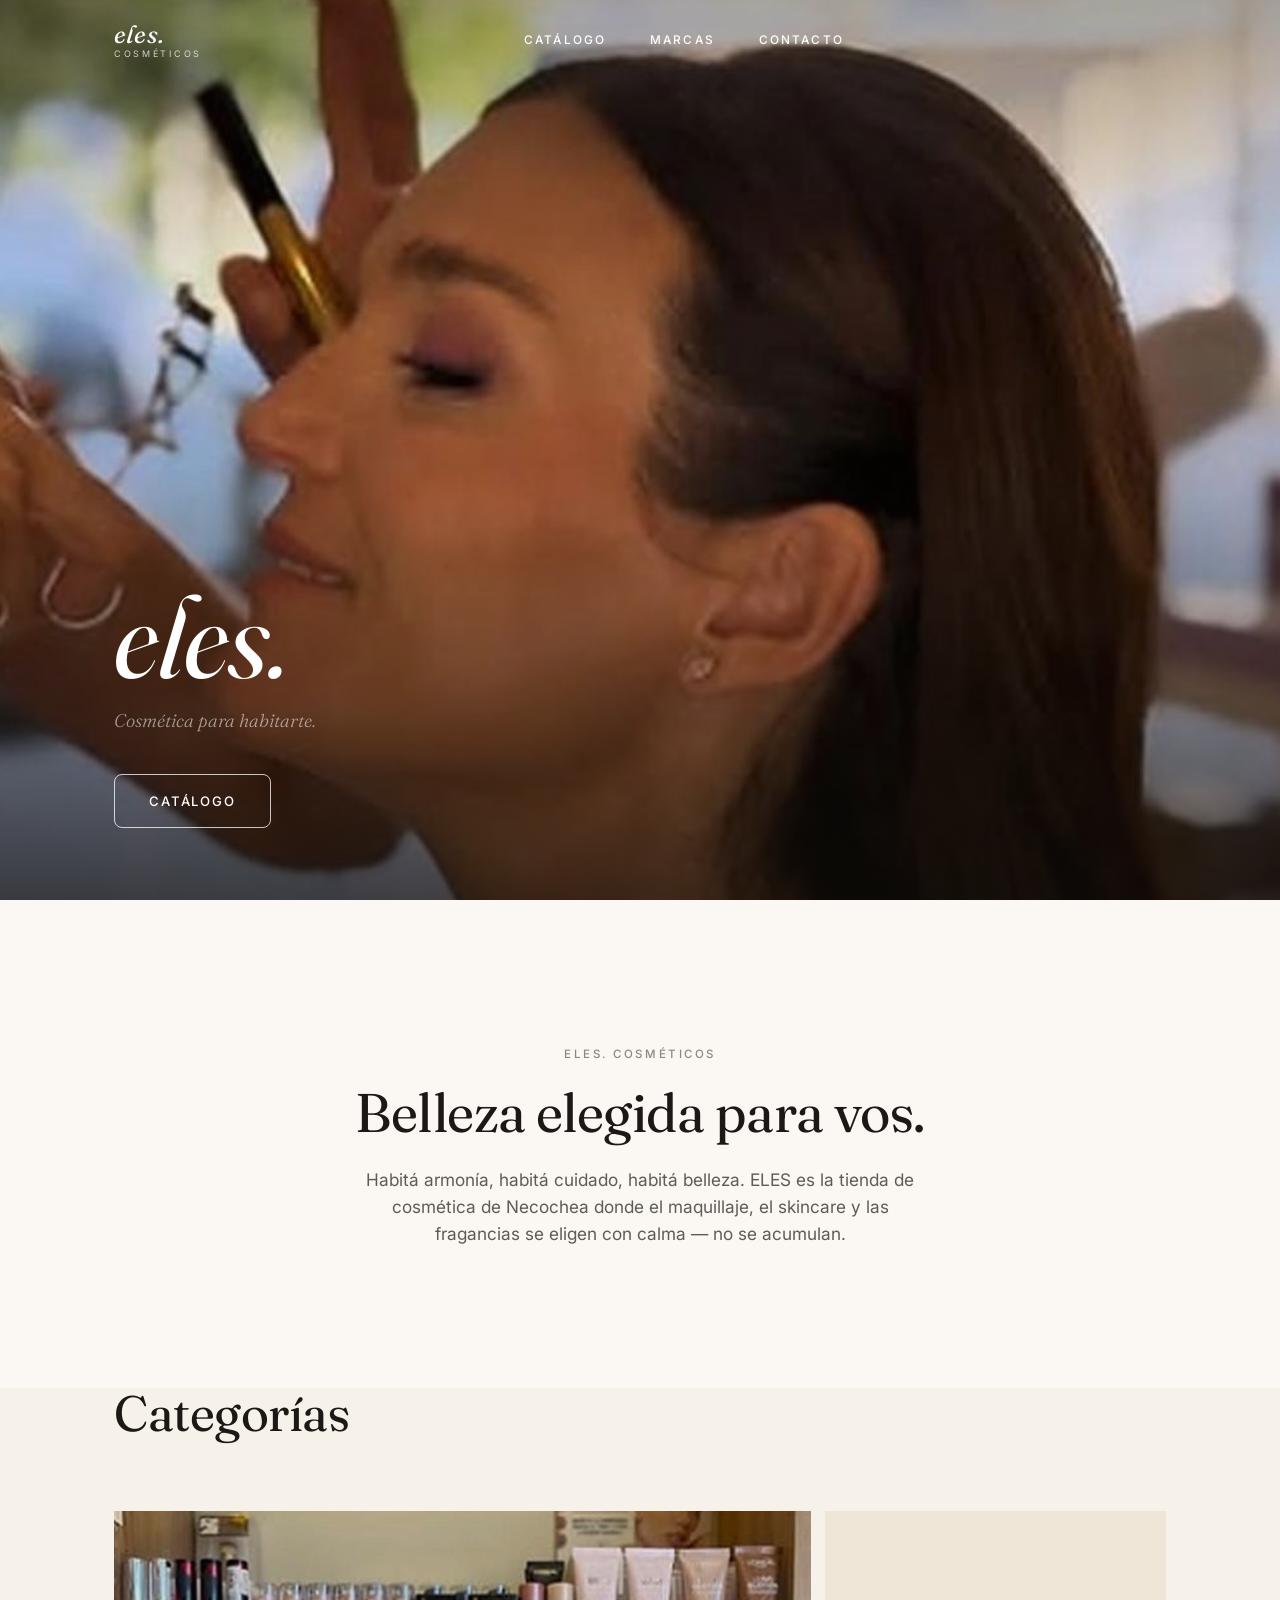
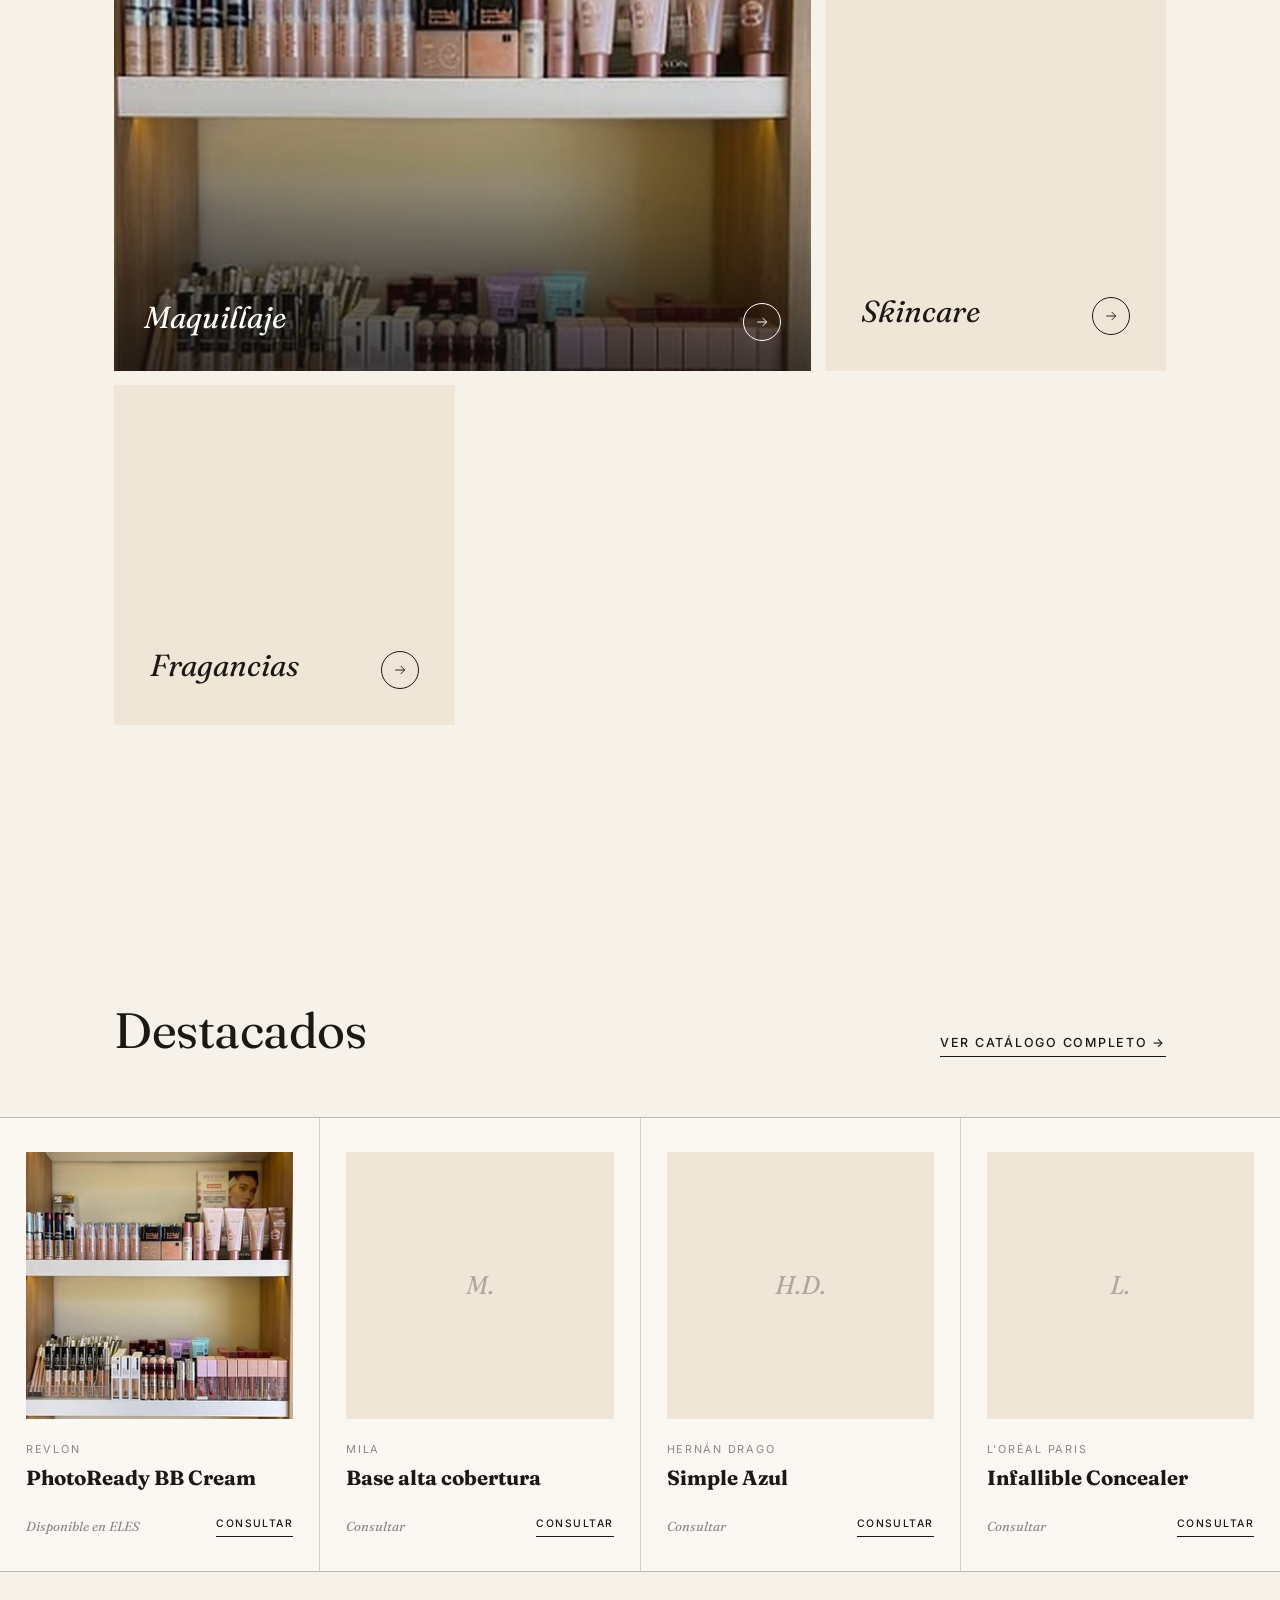
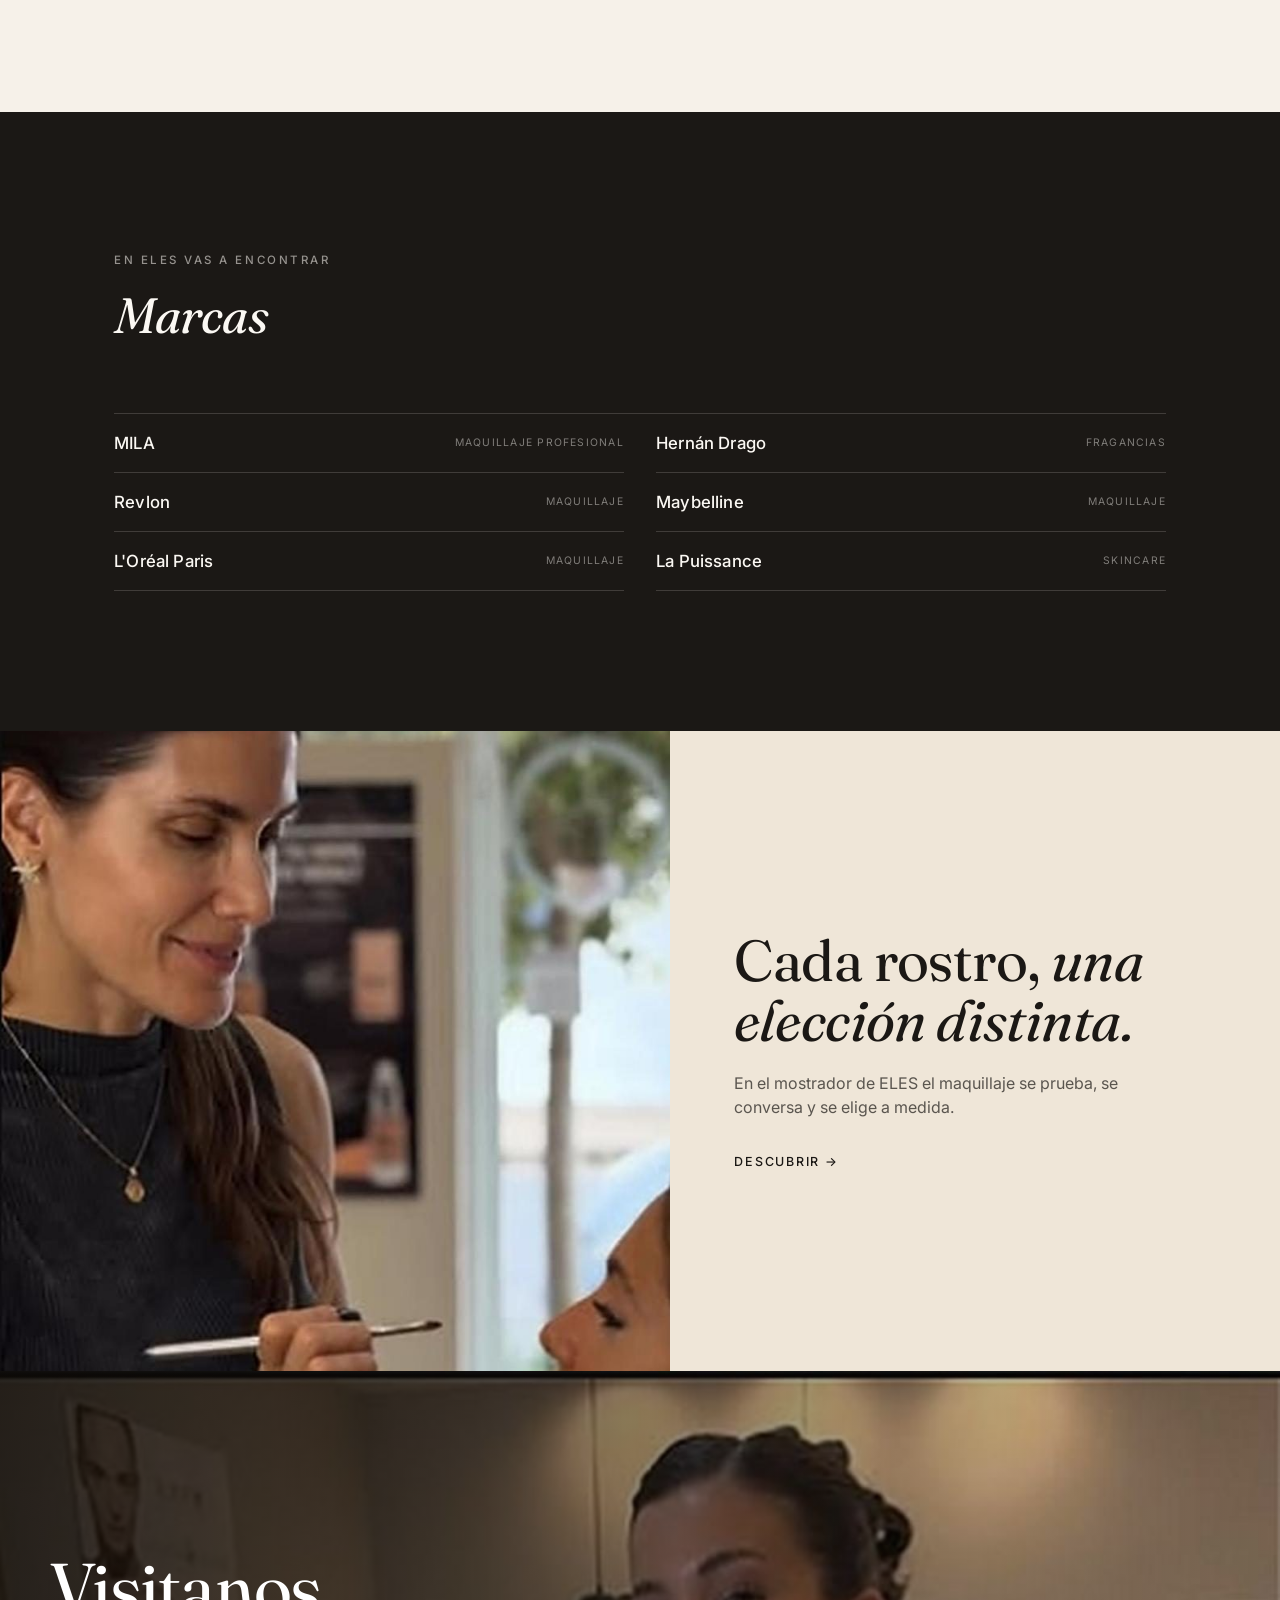
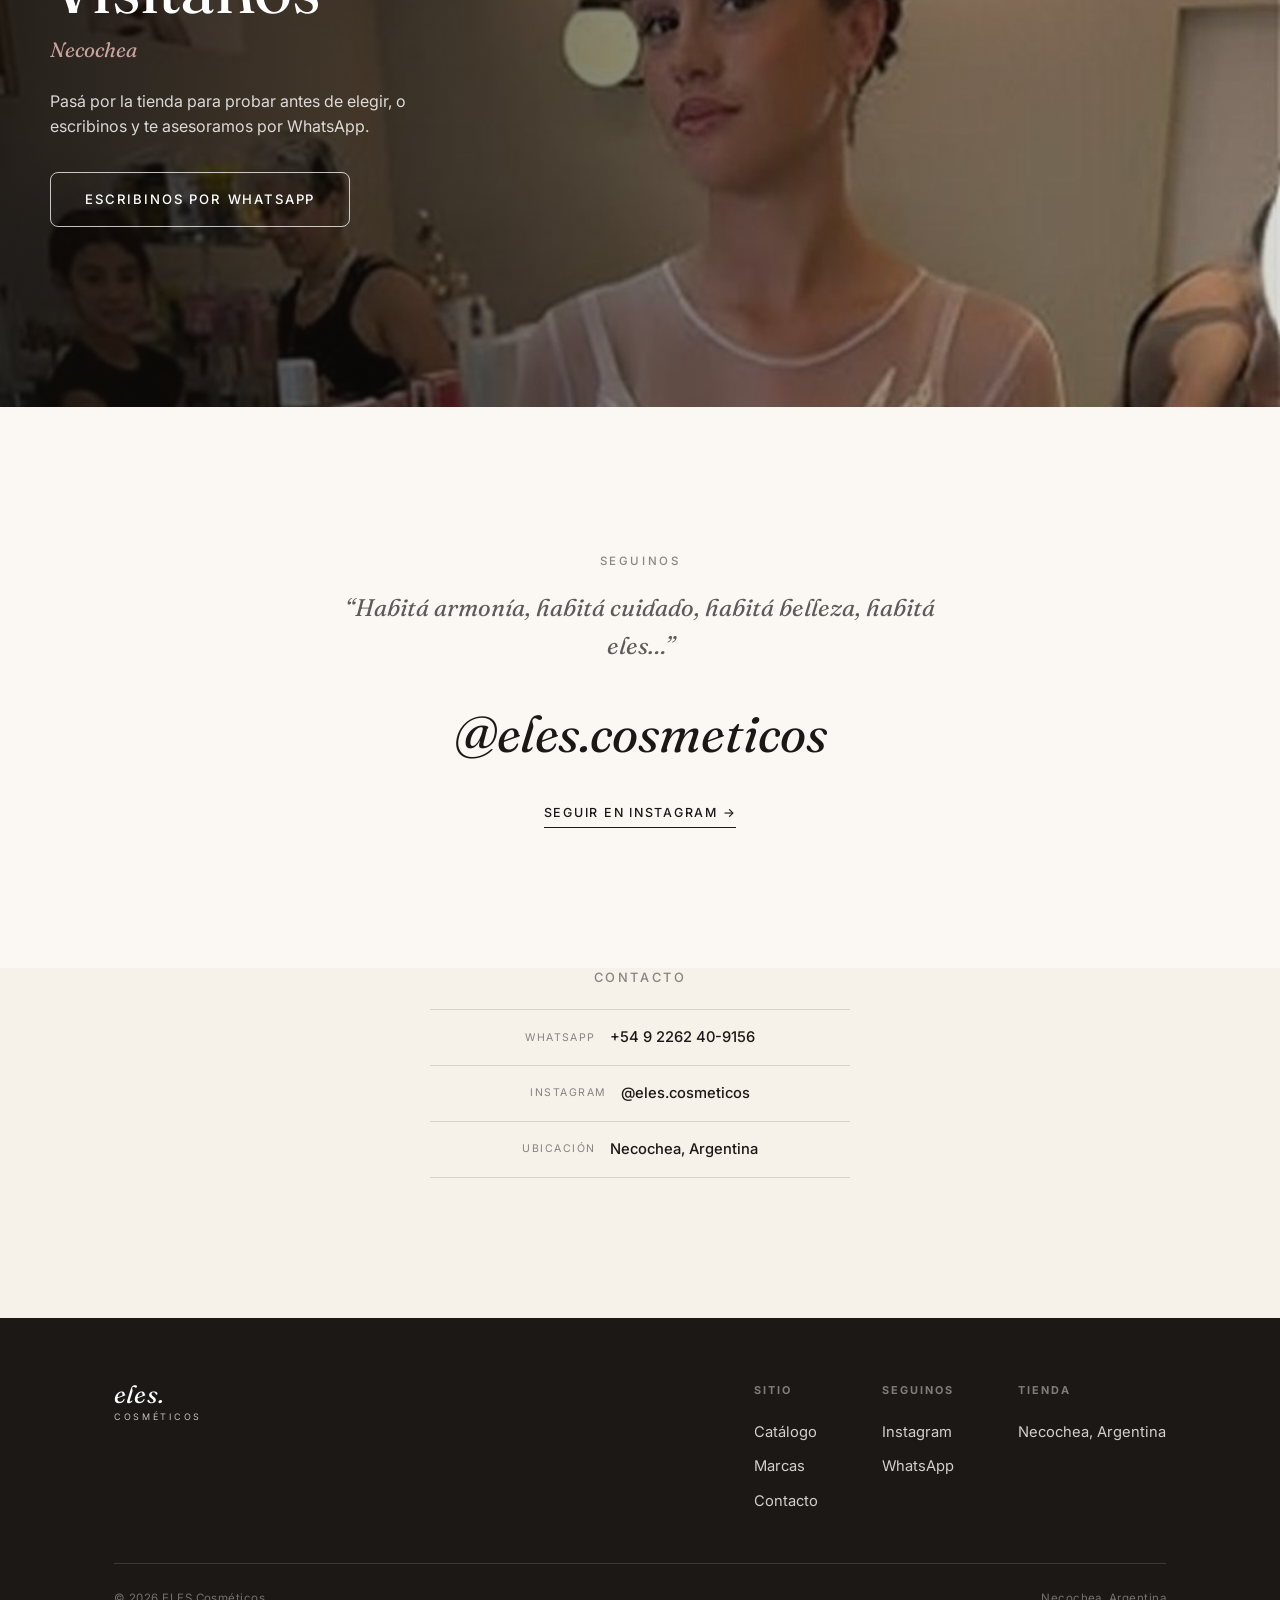
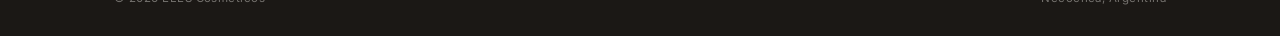
<file: index.html>
<!DOCTYPE html>
<html lang="es-AR">
<head>
<meta charset="UTF-8">
<meta name="viewport" content="width=device-width, initial-scale=1, viewport-fit=cover">
<title>ELES Cosméticos — Necochea</title>
<meta name="description" content="ELES Cosméticos. Tienda de cosmética en Necochea. Maquillaje, skincare y fragancias elegidas con cuidado.">
<link rel="icon" href="data:image/svg+xml,<svg xmlns=%22http://www.w3.org/2000/svg%22 viewBox=%220 0 100 100%22><text y=%22.9em%22 font-size=%2290%22>💄</text></svg>">
<link rel="preconnect" href="https://fonts.googleapis.com">
<link rel="stylesheet" href="styles.css">
</head>
<body>

<!-- ============ NAVBAR ============ -->
<header class="nav">
  <div class="nav-inner">
    <a href="index.html" class="logo">eles.<small>Cosméticos</small></a>

    <nav class="nav-links">
      <a class="nav-link" href="catalogo.html">Catálogo</a>
      <a class="nav-link" href="#marcas">Marcas</a>
      <a class="nav-link" href="#contacto">Contacto</a>
    </nav>

    <div class="nav-actions">
      <button class="hamburger" aria-label="Abrir menú"><span></span><span></span><span></span></button>
    </div>
  </div>
</header>

<!-- ============ MENÚ MOBILE ============ -->
<div class="mobile-menu">
  <a href="index.html">Inicio</a>
  <a href="catalogo.html">Catálogo</a>
  <a href="#marcas">Marcas</a>
  <a href="#contacto">Contacto</a>
</div>

<!-- ============ HERO ============ -->
<section class="hero">
  <div class="hero-media">
    <img src="hero.jpg" alt="Maquillaje profesional, retoque de pestañas — ELES Cosméticos">
  </div>
  <div class="hero-content container">
    <h1 class="display hero-title">eles.</h1>
    <p class="hero-sub">Cosmética para habitarte.</p>
    <div class="hero-actions">
      <a href="catalogo.html" class="btn btn-light">Catálogo</a>
    </div>
  </div>
</section>

<!-- ============ INTRODUCCIÓN EDITORIAL ============ -->
<section class="section intro">
  <div class="container intro-inner reveal">
    <span class="eyebrow">Eles. Cosméticos</span>
    <h2 class="display">Belleza elegida para vos.</h2>
    <p>Habitá armonía, habitá cuidado, habitá belleza. ELES es la tienda de cosmética de Necochea donde el maquillaje, el skincare y las fragancias se eligen con calma — no se acumulan.</p>
  </div>
</section>

<!-- ============ CATEGORÍAS ============ -->
<section class="section" style="padding-top:0;">
  <div class="container">
    <div class="section-head reveal">
      <h2 class="display">Categorías</h2>
    </div>

    <div class="cat-grid reveal">
      <a href="catalogo.html?cat=maquillaje" class="cat-card">
        <img src="shelf.jpg" alt="Exhibidor de maquillaje en ELES Cosméticos">
        <div class="cat-body">
          <div>
            <div class="cat-name">Maquillaje</div>
          </div>
          <span class="cat-arrow" aria-hidden="true">
            <svg width="16" height="16" viewBox="0 0 24 24" fill="none" stroke="currentColor" stroke-width="1.4"><path d="M5 12h14M13 6l6 6-6 6"/></svg>
          </span>
        </div>
      </a>

      <a href="catalogo.html?cat=skincare" class="cat-card no-photo">
        <div class="cat-body">
          <div>
            <div class="cat-name">Skincare</div>
          </div>
          <span class="cat-arrow" aria-hidden="true">
            <svg width="16" height="16" viewBox="0 0 24 24" fill="none" stroke="currentColor" stroke-width="1.4"><path d="M5 12h14M13 6l6 6-6 6"/></svg>
          </span>
        </div>
      </a>

      <a href="catalogo.html?cat=fragancias" class="cat-card no-photo">
        <div class="cat-body">
          <div>
            <div class="cat-name">Fragancias</div>
          </div>
          <span class="cat-arrow" aria-hidden="true">
            <svg width="16" height="16" viewBox="0 0 24 24" fill="none" stroke="currentColor" stroke-width="1.4"><path d="M5 12h14M13 6l6 6-6 6"/></svg>
          </span>
        </div>
      </a>
    </div>
  </div>
</section>

<!-- ============ DESTACADOS ============ -->
<section class="section">
  <div class="container">
    <div class="dest-head reveal">
      <div class="section-head" style="margin-bottom:0;">
        <h2 class="display">Destacados</h2>
      </div>
      <a href="catalogo.html" class="text-link">Ver catálogo completo →</a>
    </div>
  </div>

  <div class="prod-grid reveal">
    <article class="prod-card">
      <div class="prod-figure"><img src="shelf.jpg" alt="Revlon PhotoReady BB Cream"></div>
      <div>
        <span class="prod-brand">Revlon</span>
        <h3 class="prod-name">PhotoReady BB Cream</h3>
      </div>
      <div class="prod-foot">
        <span class="prod-price">Disponible en ELES</span>
        <a class="text-link" style="font-size:.65rem" href="https://wa.me/5492262409156?text=Hola!%20Quiero%20consultar%20por%20Revlon%20PhotoReady%20BB%20Cream" target="_blank" rel="noopener">Consultar</a>
      </div>
    </article>

    <article class="prod-card">
      <div class="prod-figure"><span class="ph-mark">M.</span></div>
      <div>
        <span class="prod-brand">MILA</span>
        <h3 class="prod-name">Base alta cobertura</h3>
      </div>
      <div class="prod-foot">
        <span class="prod-price">Consultar</span>
        <a class="text-link" style="font-size:.65rem" href="https://wa.me/5492262409156?text=Hola!%20Quiero%20consultar%20por%20la%20Base%20alta%20cobertura%20MILA" target="_blank" rel="noopener">Consultar</a>
      </div>
    </article>

    <article class="prod-card">
      <div class="prod-figure"><span class="ph-mark">H.D.</span></div>
      <div>
        <span class="prod-brand">Hernán Drago</span>
        <h3 class="prod-name">Simple Azul</h3>
      </div>
      <div class="prod-foot">
        <span class="prod-price">Consultar</span>
        <a class="text-link" style="font-size:.65rem" href="https://wa.me/5492262409156?text=Hola!%20Quiero%20consultar%20por%20la%20fragancia%20Simple%20Azul%20de%20Hern%C3%A1n%20Drago" target="_blank" rel="noopener">Consultar</a>
      </div>
    </article>

    <article class="prod-card">
      <div class="prod-figure"><span class="ph-mark">L.</span></div>
      <div>
        <span class="prod-brand">L'Oréal Paris</span>
        <h3 class="prod-name">Infallible Concealer</h3>
      </div>
      <div class="prod-foot">
        <span class="prod-price">Consultar</span>
        <a class="text-link" style="font-size:.65rem" href="https://wa.me/5492262409156?text=Hola!%20Quiero%20consultar%20por%20el%20Infallible%20Concealer%20de%20L%27Or%C3%A9al" target="_blank" rel="noopener">Consultar</a>
      </div>
    </article>
  </div>
</section>

<!-- ============ MARCAS ============ -->
<section id="marcas" class="section brands">
  <div class="container">
    <div class="section-head reveal">
      <span class="eyebrow">En ELES vas a encontrar</span>
      <h2 class="display" style="color:var(--paper)">Marcas</h2>
    </div>

    <div class="brand-list reveal">
      <div class="brand-row"><span class="name">MILA</span><span class="tag">Maquillaje profesional</span></div>
      <div class="brand-row"><span class="name">Hernán Drago</span><span class="tag">Fragancias</span></div>
      <div class="brand-row"><span class="name">Revlon</span><span class="tag">Maquillaje</span></div>
      <div class="brand-row"><span class="name">Maybelline</span><span class="tag">Maquillaje</span></div>
      <div class="brand-row"><span class="name">L'Oréal Paris</span><span class="tag">Maquillaje</span></div>
      <div class="brand-row"><span class="name">La Puissance</span><span class="tag">Skincare</span></div>
    </div>
  </div>
</section>

<!-- ============ EDITORIAL / BEAUTY ============ -->
<section class="split reveal">
  <div class="split-media">
    <img src="editorial-beauty.jpg" alt="Aplicación de maquillaje en ELES Cosméticos">
  </div>
  <div class="split-copy">
    <h2 class="display">Cada rostro, <em class="serif-italic">una elección distinta.</em></h2>
    <p>En el mostrador de ELES el maquillaje se prueba, se conversa y se elige a medida.</p>
    <a href="catalogo.html?cat=maquillaje" class="text-link split-link-plain">Descubrir →</a>
  </div>
</section>

<!-- ============ VISITANOS ============ -->
<section class="visit">
  <div class="visit-media">
    <img src="visitanos.jpg" alt="Interior de la tienda ELES Cosméticos en Necochea">
  </div>
  <div class="container visit-inner reveal">
    <h2 class="display">Visitanos</h2>
    <p class="place">Necochea</p>
    <p>Pasá por la tienda para probar antes de elegir, o escribinos y te asesoramos por WhatsApp.</p>
    <div class="visit-actions">
      <a href="https://wa.me/5492262409156?text=Hola%20ELES!%20Quiero%20consultar%20sobre%20la%20tienda." target="_blank" rel="noopener" class="btn btn-light">Escribinos por WhatsApp</a>
    </div>
  </div>
</section>

<!-- ============ INSTAGRAM ============ -->
<section class="section igcta">
  <div class="container reveal">
    <span class="eyebrow">Seguinos</span>
    <p class="ig-quote">“Habitá armonía, habitá cuidado, habitá belleza, habitá eles…”</p>
    <div class="at">@eles.cosmeticos</div>
    <a href="https://instagram.com/eles.cosmeticos" target="_blank" rel="noopener" class="text-link">Seguir en Instagram →</a>
  </div>
</section>

<!-- ============ CONTACTO ============ -->
<section id="contacto" class="section contact-minimal" style="padding-top:0;">
  <div class="container">
    <div class="contact-head reveal">
      <h2 class="contact-title">Contacto</h2>
    </div>
    <div class="contact-grid reveal">
      <a class="contact-item" href="https://wa.me/5492262409156" target="_blank" rel="noopener">
        <span class="label">WhatsApp</span>
        <span class="value">+54 9 2262 40-9156</span>
      </a>
      <a class="contact-item" href="https://instagram.com/eles.cosmeticos" target="_blank" rel="noopener">
        <span class="label">Instagram</span>
        <span class="value">@eles.cosmeticos</span>
      </a>
      <div class="contact-item">
        <span class="label">Ubicación</span>
        <span class="value">Necochea, Argentina</span>
      </div>
    </div>
  </div>
</section>

<!-- ============ FOOTER ============ -->
<footer class="footer">
  <div class="container">
    <div class="footer-top">
      <div>
        <a href="index.html" class="logo">eles.<small>Cosméticos</small></a>
      </div>
      <div class="footer-cols">
        <div class="footer-col">
          <h4>Sitio</h4>
          <a href="catalogo.html">Catálogo</a>
          <a href="#marcas">Marcas</a>
          <a href="#contacto">Contacto</a>
        </div>
        <div class="footer-col">
          <h4>Seguinos</h4>
          <a href="https://instagram.com/eles.cosmeticos" target="_blank" rel="noopener">Instagram</a>
          <a href="https://wa.me/5492262409156" target="_blank" rel="noopener">WhatsApp</a>
        </div>
        <div class="footer-col">
          <h4>Tienda</h4>
          <p>Necochea, Argentina</p>
        </div>
      </div>
    </div>
    <div class="footer-bottom">
      <span>© <span id="year"></span> ELES Cosméticos</span>
      <span>Necochea, Argentina</span>
    </div>
  </div>
</footer>

<script>document.getElementById('year').textContent = new Date().getFullYear();</script>
<script src="main.js"></script>
</body>
</html>
</file>
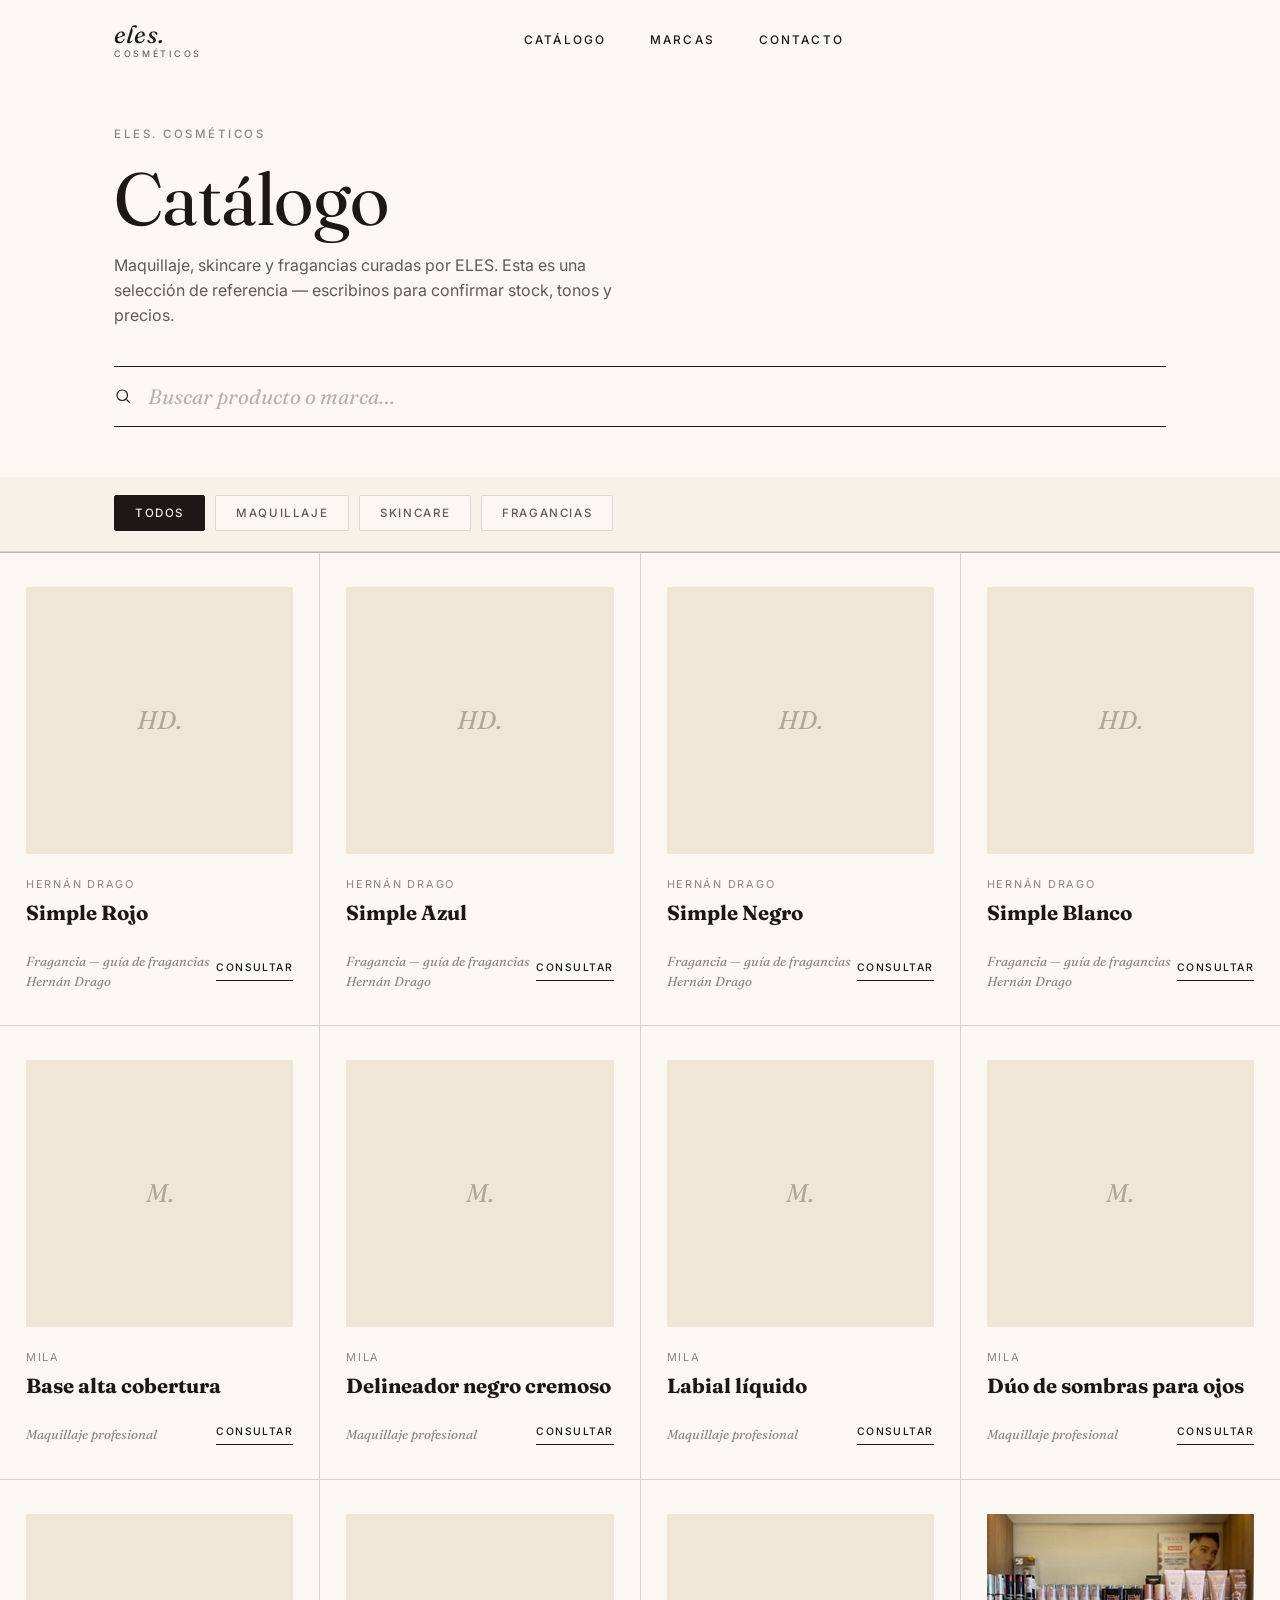
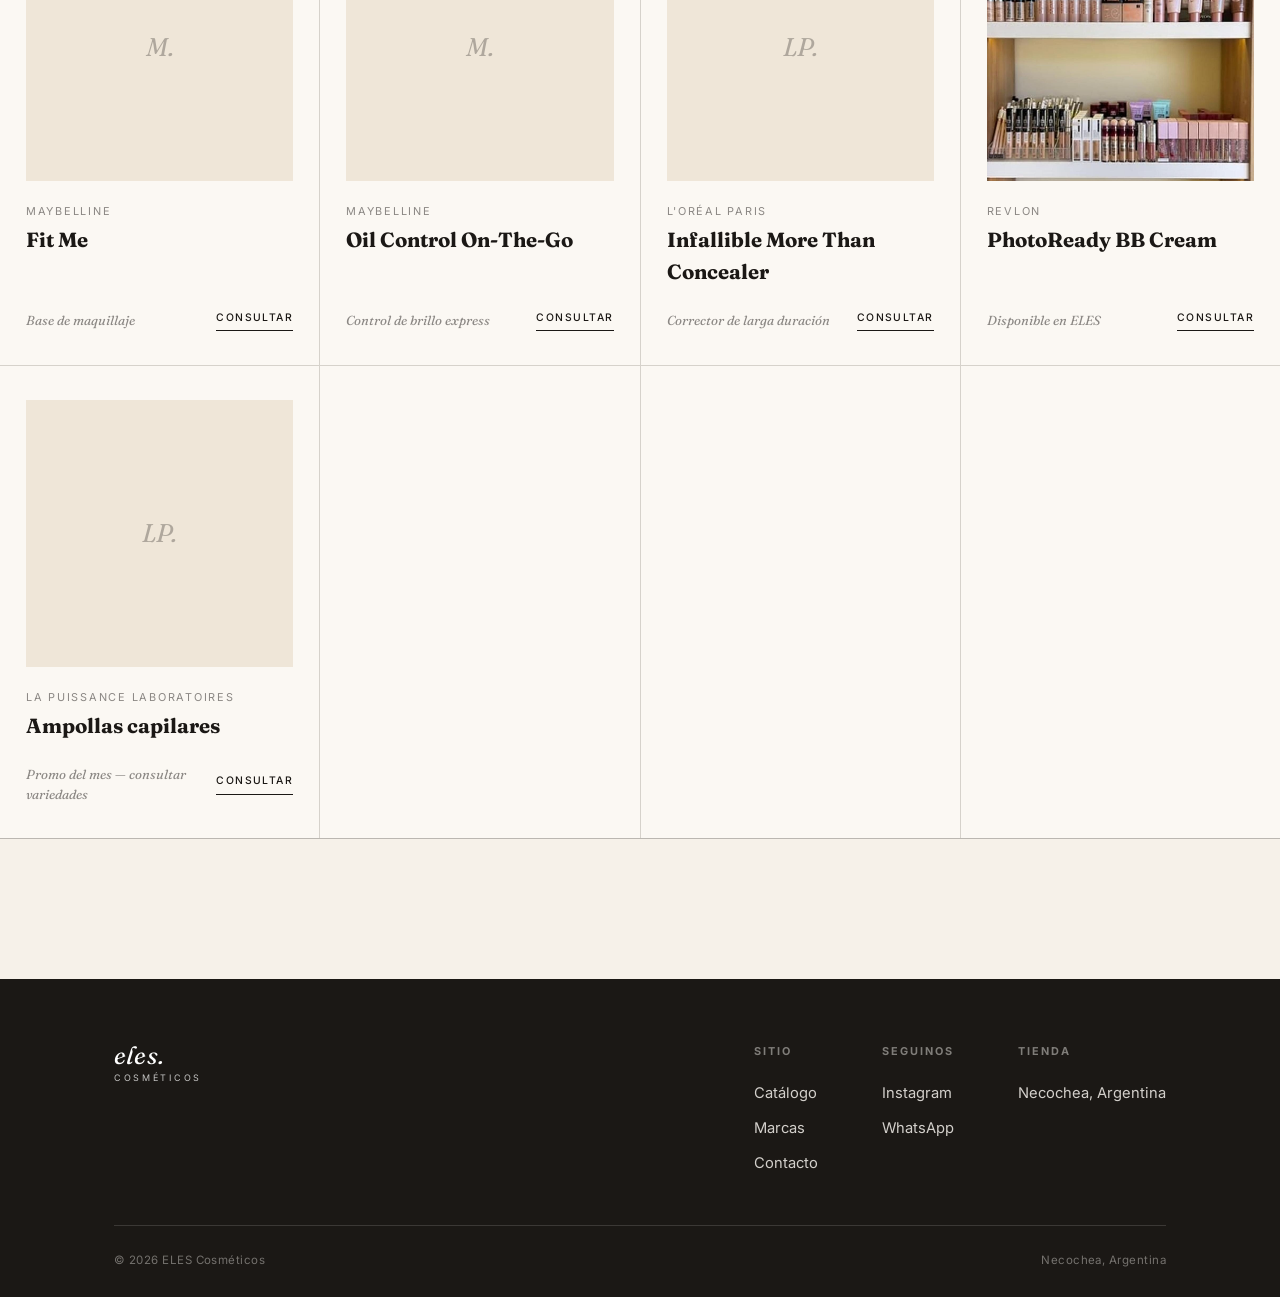
<file: catalogo.html>
<!DOCTYPE html>
<html lang="es-AR">
<head>
<meta charset="UTF-8">
<meta name="viewport" content="width=device-width, initial-scale=1, viewport-fit=cover">
<title>Catálogo — ELES Cosméticos</title>
<meta name="description" content="Catálogo de ELES Cosméticos: maquillaje, skincare y fragancias en Necochea.">
<link rel="icon" href="data:image/svg+xml,<svg xmlns=%22http://www.w3.org/2000/svg%22 viewBox=%220 0 100 100%22><text y=%22.9em%22 font-size=%2290%22>💄</text></svg>">
<link rel="preconnect" href="https://fonts.googleapis.com">
<link rel="stylesheet" href="styles.css">
</head>
<body>

<!-- ============ NAVBAR ============ -->
<header class="nav is-solid">
  <div class="nav-inner">
    <a href="index.html" class="logo">eles.<small>Cosméticos</small></a>

    <nav class="nav-links">
      <a class="nav-link" href="catalogo.html">Catálogo</a>
      <a class="nav-link" href="index.html#marcas">Marcas</a>
      <a class="nav-link" href="index.html#contacto">Contacto</a>
    </nav>

    <div class="nav-actions">
      <button class="hamburger" aria-label="Abrir menú"><span></span><span></span><span></span></button>
    </div>
  </div>
</header>

<div class="mobile-menu">
  <a href="index.html">Inicio</a>
  <a href="catalogo.html">Catálogo</a>
  <a href="index.html#marcas">Marcas</a>
  <a href="index.html#contacto">Contacto</a>
</div>

<!-- ============ CAT HERO ============ -->
<section class="cat-hero">
  <div class="container">
    <span class="eyebrow">Eles. Cosméticos</span>
    <h1 class="display" style="margin-top:16px;">Catálogo</h1>
    <p>Maquillaje, skincare y fragancias curadas por ELES. Esta es una selección de referencia — escribinos para confirmar stock, tonos y precios.</p>

    <div class="search-row">
      <svg width="18" height="18" viewBox="0 0 24 24" fill="none" stroke="currentColor" stroke-width="1.6"><circle cx="11" cy="11" r="7"/><path d="M21 21l-4.3-4.3"/></svg>
      <input type="text" id="searchInput" placeholder="Buscar producto o marca…" autocomplete="off">
    </div>
  </div>
</section>

<!-- ============ FILTROS ============ -->
<div class="filters">
  <div class="container">
    <div class="filter-row" id="categoryFilters">
      <button class="chip is-active" data-cat="todos">Todos</button>
      <button class="chip" data-cat="maquillaje">Maquillaje</button>
      <button class="chip" data-cat="skincare">Skincare</button>
      <button class="chip" data-cat="fragancias">Fragancias</button>
    </div>
  </div>
</div>

<!-- ============ GRID ============ -->
<section class="section" style="padding-top:0;">
  <div class="catalog-grid" id="catalogGrid"></div>
  <p class="empty-state" id="emptyState">No encontramos productos con esa búsqueda.</p>
</section>

<!-- ============ FOOTER ============ -->
<footer class="footer">
  <div class="container">
    <div class="footer-top">
      <div>
        <a href="index.html" class="logo">eles.<small>Cosméticos</small></a>
      </div>
      <div class="footer-cols">
        <div class="footer-col">
          <h4>Sitio</h4>
          <a href="catalogo.html">Catálogo</a>
          <a href="index.html#marcas">Marcas</a>
          <a href="index.html#contacto">Contacto</a>
        </div>
        <div class="footer-col">
          <h4>Seguinos</h4>
          <a href="https://instagram.com/eles.cosmeticos" target="_blank" rel="noopener">Instagram</a>
          <a href="https://wa.me/5492262409156" target="_blank" rel="noopener">WhatsApp</a>
        </div>
        <div class="footer-col">
          <h4>Tienda</h4>
          <p>Necochea, Argentina</p>
        </div>
      </div>
    </div>
    <div class="footer-bottom">
      <span>© <span id="year"></span> ELES Cosméticos</span>
      <span>Necochea, Argentina</span>
    </div>
  </div>
</footer>

<script>document.getElementById('year').textContent = new Date().getFullYear();</script>
<script src="products.js"></script>
<script src="main.js"></script>
<script src="catalog.js"></script>
</body>
</html>
</file>
<file: styles.css>
/* =========================================================
   ELES COSMÉTICOS — hoja de estilos
   Editorial · boutique · beauty. Sin plantillas, sin ruido.
   ========================================================= */

@import url('https://fonts.googleapis.com/css2?family=Fraunces:ital,opsz,wght@0,9..144,300;0,9..144,400;0,9..144,500;1,9..144,400&family=Inter:wght@300;400;500;600&display=swap');

:root{
  --cream:       #f6f1e9;
  --cream-2:     #efe6d8;
  --paper:       #fbf8f3;
  --ink:         #1b1815;
  --ink-70:      rgba(27,24,21,.7);
  --ink-50:      rgba(27,24,21,.5);
  --ink-30:      rgba(27,24,21,.3);
  --line:        rgba(27,24,21,.14);
  --line-soft:   rgba(27,24,21,.08);
  --rose:        #c9a29c;
  --rose-deep:   #a97e77;
  --white:       #ffffff;

  --serif: 'Fraunces', Georgia, serif;
  --sans:  'Inter', -apple-system, BlinkMacSystemFont, 'Segoe UI', sans-serif;

  --container: 1180px;
  --pad: clamp(20px, 5vw, 64px);
  --ease: cubic-bezier(.22,.61,.36,1);

  color-scheme: light;
}

*,*::before,*::after{ box-sizing:border-box; }
html{
  -webkit-text-size-adjust:100%;
  scroll-behavior:smooth;
  scroll-padding-top: env(safe-area-inset-top, 0px);
}
body{
  margin:0;
  background:var(--cream);
  color:var(--ink);
  font-family:var(--sans);
  font-weight:400;
  line-height:1.55;
  -webkit-font-smoothing:antialiased;
  overflow-x:hidden;
  padding-top: env(safe-area-inset-top, 0px);
  padding-bottom: env(safe-area-inset-bottom, 0px);
}
img{ max-width:100%; display:block; }
a{ color:inherit; text-decoration:none; }
button{ font-family:inherit; cursor:pointer; }
ul{ list-style:none; margin:0; padding:0; }
h1,h2,h3,h4,p{ margin:0; }

.container{
  max-width:var(--container);
  margin:0 auto;
  padding-left:var(--pad);
  padding-right:var(--pad);
}

/* ---------- utilidades tipográficas ---------- */
.eyebrow{
  font-family:var(--sans);
  font-size:.72rem;
  letter-spacing:.22em;
  text-transform:uppercase;
  color:var(--ink-50);
  font-weight:500;
}
.display{
  font-family:var(--serif);
  font-weight:400;
  line-height:1.04;
  letter-spacing:-.01em;
}
.serif-italic{ font-style:italic; font-weight:400; }

/* ---------- botones ---------- */
.btn{
  display:inline-flex;
  align-items:center;
  justify-content:center;
  gap:.6em;
  padding:16px 34px;
  font-family:var(--sans);
  font-size:.82rem;
  letter-spacing:.14em;
  text-transform:uppercase;
  font-weight:500;
  border-radius:2px;
  border:1px solid var(--ink);
  background:transparent;
  color:var(--ink);
  transition:background .35s var(--ease), color .35s var(--ease), border-color .35s var(--ease), transform .35s var(--ease);
  white-space:nowrap;
}
.btn:hover{ background:var(--ink); color:var(--paper); }
.btn-solid{ background:var(--ink); color:var(--paper); }
.btn-solid:hover{ background:transparent; color:var(--ink); }
.btn-light{ border-color:rgba(255,255,255,.75); color:#fff; }
.btn-light:hover{ background:#fff; color:var(--ink); }
.btn-rose{ border-color:var(--rose-deep); color:var(--ink); }
.btn-rose:hover{ background:var(--rose-deep); border-color:var(--rose-deep); color:#fff; }
.btn-sm{ padding:11px 22px; font-size:.7rem; }

.text-link{
  display:inline-flex;
  align-items:center;
  gap:.5em;
  font-size:.78rem;
  letter-spacing:.14em;
  text-transform:uppercase;
  font-weight:500;
  padding-bottom:4px;
  border-bottom:1px solid currentColor;
  transition:opacity .3s var(--ease), gap .3s var(--ease);
}
.text-link:hover{ gap:.85em; opacity:.7; }

/* =========================================================
   NAVBAR
   ========================================================= */
.nav{
  position:fixed;
  top:0; left:0; right:0;
  z-index:1000;
  padding-top: env(safe-area-inset-top, 0px);
  transition:background .45s var(--ease), border-color .45s var(--ease), box-shadow .45s var(--ease);
  border-bottom:1px solid transparent;
}
.nav.is-solid{
  background:rgba(246,241,233,.92);
  backdrop-filter:blur(10px);
  border-color:var(--line);
}
.nav-inner{
  max-width:var(--container);
  margin:0 auto;
  padding:22px var(--pad);
  display:flex;
  align-items:center;
  justify-content:space-between;
  transition:padding .4s var(--ease);
}
.nav.is-solid .nav-inner{ padding-top:16px; padding-bottom:16px; }

.logo{
  font-family:var(--serif);
  font-size:1.55rem;
  font-style:italic;
  color:var(--white-or-ink, var(--ink));
  letter-spacing:.01em;
  line-height:1;
}
.nav-on-dark .logo,
.nav-on-dark .nav-link,
.nav-on-dark .nav-icon-btn{ color:#fff; }
.logo small{
  display:block;
  font-family:var(--sans);
  font-style:normal;
  font-size:.56rem;
  letter-spacing:.3em;
  text-transform:uppercase;
  margin-top:3px;
  color:inherit;
  opacity:.75;
}

.nav-links{
  display:flex;
  align-items:center;
  gap:44px;
}
.nav-link{
  font-size:.74rem;
  letter-spacing:.18em;
  text-transform:uppercase;
  font-weight:500;
  color:var(--ink);
  position:relative;
  padding:4px 0;
}
.nav-link::after{
  content:'';
  position:absolute; left:0; right:100%; bottom:0;
  height:1px; background:currentColor;
  transition:right .35s var(--ease);
}
.nav-link:hover::after{ right:0; }

.nav-actions{ display:flex; align-items:center; gap:22px; }
.nav-icon-btn{
  background:none; border:none; padding:4px; color:var(--ink);
  display:flex; align-items:center; justify-content:center;
}
.nav-wa{
  display:flex; align-items:center; gap:8px;
  font-size:.72rem; letter-spacing:.14em; text-transform:uppercase; font-weight:500;
  border:1px solid currentColor; padding:9px 18px; border-radius:2px;
  transition:background .3s var(--ease), color .3s var(--ease);
}
.nav-wa:hover{ background:var(--ink); color:var(--cream); }
.nav-on-dark .nav-wa:hover{ background:#fff; color:var(--ink); }

.hamburger{
  display:none;
  width:28px; height:20px;
  position:relative;
  background:none; border:none; padding:0;
}
.hamburger span{
  position:absolute; left:0; right:0; height:1px; background:currentColor;
  transition:transform .35s var(--ease), opacity .35s var(--ease), top .35s var(--ease);
}
.hamburger span:nth-child(1){ top:0; }
.hamburger span:nth-child(2){ top:9px; }
.hamburger span:nth-child(3){ top:18px; }
.hamburger.is-open span:nth-child(1){ top:9px; transform:rotate(45deg); }
.hamburger.is-open span:nth-child(2){ opacity:0; }
.hamburger.is-open span:nth-child(3){ top:9px; transform:rotate(-45deg); }

.mobile-menu{
  position:fixed; inset:0; z-index:999;
  background:var(--cream);
  display:flex; flex-direction:column;
  padding: calc(96px + env(safe-area-inset-top,0px)) var(--pad) 40px;
  transform:translateY(-100%);
  transition:transform .5s var(--ease);
}
.mobile-menu.is-open{ transform:translateY(0); }
.mobile-menu a{
  font-family:var(--serif);
  font-size:2.1rem;
  padding:14px 0;
  border-bottom:1px solid var(--line);
}
.mobile-menu .mm-wa{
  margin-top:32px;
  font-family:var(--sans);
  font-size:.8rem;
}

/* =========================================================
   HERO
   ========================================================= */
.hero{
  position:relative;
  height:100svh;
  min-height:560px;
  display:flex;
  align-items:flex-end;
  overflow:hidden;
}
.hero-media{
  position:absolute; inset:0;
  background:#20180f;
}
.hero-media img{
  width:100%; height:100%; object-fit:cover; object-position:58% 30%;
  transform:scale(1.06);
  opacity:.94;
}
.hero-media::after{
  content:'';
  position:absolute; inset:0;
  background:linear-gradient(180deg, rgba(15,12,9,.32) 0%, rgba(15,12,9,0) 30%, rgba(15,12,9,.12) 55%, rgba(15,12,9,.72) 100%);
}
.hero-content{
  position:relative;
  z-index:2;
  width:100%;
  padding:0 var(--pad) clamp(48px,8vh,96px);
  color:#fff;
}
.hero-title{
  font-family:var(--serif);
  font-style:italic;
  font-weight:400;
  font-size:clamp(3.4rem, 10vw, 7.2rem);
  color:#fff;
}
.hero-title em{ font-style:italic; color:var(--rose); }
.hero-sub{
  font-family:var(--serif);
  font-style:italic;
  font-weight:300;
  font-size:clamp(.95rem, 1.6vw, 1.15rem);
  color:rgba(255,255,255,.55);
  margin-top:10px;
}
.hero-actions{
  display:flex; gap:16px; flex-wrap:wrap;
  margin-top:38px;
}
.hero-actions .btn{ border-radius:8px; }

/* =========================================================
   SECCIONES — genéricos
   ========================================================= */
section{ position:relative; }
.section{ padding:clamp(72px,11vw,140px) 0; }
.section-tight{ padding-top:0; }
.section-head{
  max-width:640px;
  margin-bottom:clamp(40px,6vw,72px);
}
.section-head .eyebrow{ margin-bottom:20px; display:block; }
.section-head h2{
  font-size:clamp(2rem, 4.2vw, 3.1rem);
}
.section-head p{
  margin-top:20px;
  color:var(--ink-70);
  font-size:1.02rem;
  max-width:46ch;
}
.reveal{
  opacity:0; transform:translateY(28px);
  transition:opacity .9s var(--ease), transform .9s var(--ease);
}
.reveal.is-visible{ opacity:1; transform:translateY(0); }

.rule{ height:1px; background:var(--line); border:none; margin:0; }

/* =========================================================
   INTRO EDITORIAL
   ========================================================= */
.intro{
  background:var(--paper);
  text-align:center;
}
.intro-inner{ max-width:760px; margin:0 auto; }
.intro h2{
  font-size:clamp(2.1rem, 5vw, 3.4rem);
  margin-top:20px;
}
.intro p{
  margin-top:26px;
  color:var(--ink-70);
  font-size:1.08rem;
  max-width:52ch;
  margin-left:auto; margin-right:auto;
}

/* =========================================================
   CATEGORÍAS — composición asimétrica
   ========================================================= */
.cat-grid{
  display:grid;
  grid-template-columns:repeat(6,1fr);
  grid-auto-rows:minmax(220px,auto);
  gap:14px;
}
.cat-card{
  position:relative;
  grid-column:span 6;
  min-height:340px;
  overflow:hidden;
  display:flex;
  align-items:flex-end;
  color:#fff;
  background:var(--ink);
}
.cat-card img{
  position:absolute; inset:0; width:100%; height:100%; object-fit:cover;
  transition:transform 1s var(--ease);
  opacity:.88;
}
.cat-card:hover img{ transform:scale(1.045); }
.cat-card::after{
  content:'';
  position:absolute; inset:0;
  background:linear-gradient(180deg, rgba(15,12,9,0) 40%, rgba(15,12,9,.75) 100%);
}
.cat-card.no-photo{
  background:var(--cream-2);
  color:var(--ink);
  align-items:flex-start;
  padding:36px;
}
.cat-card.no-photo::after{ display:none; }
.cat-body{
  position:relative; z-index:2;
  padding:30px;
  width:100%;
  display:flex; align-items:flex-end; justify-content:space-between;
  gap:16px;
}
.cat-card.no-photo .cat-body{ padding:0; align-items:flex-end; height:100%; }
.cat-num{ font-size:.7rem; letter-spacing:.2em; opacity:.7; }
.cat-name{
  font-family:var(--serif);
  font-size:1.9rem;
  font-style:italic;
}
.cat-arrow{
  width:38px; height:38px; border-radius:50%;
  border:1px solid currentColor;
  display:flex; align-items:center; justify-content:center;
  flex:none;
  transition:background .3s var(--ease), color .3s var(--ease);
}
.cat-card:hover .cat-arrow{ background:currentColor; }
.cat-card:hover .cat-arrow svg{ stroke:var(--ink); }
.cat-card.no-photo:hover .cat-arrow{ background:var(--ink); color:var(--cream-2); }

@media(min-width:760px){
  .cat-card:nth-child(1){ grid-column:span 4; min-height:460px; }
  .cat-card:nth-child(2){ grid-column:span 2; }
  .cat-card:nth-child(3){ grid-column:span 2; }
}

/* =========================================================
   DESTACADOS
   ========================================================= */
.dest-head{
  display:flex; align-items:flex-end; justify-content:space-between;
  gap:24px; flex-wrap:wrap;
  margin-bottom:clamp(36px,5vw,60px);
}
.prod-grid{
  display:grid;
  grid-template-columns:repeat(2,1fr);
  gap:1px;
  background:var(--line);
  border-top:1px solid var(--line);
  border-bottom:1px solid var(--line);
}
.prod-card{
  background:var(--paper);
  padding:34px 26px;
  display:flex; flex-direction:column; gap:16px;
  transition:background .35s var(--ease);
}
.prod-card:hover{ background:var(--cream-2); }
.prod-figure{
  aspect-ratio:1/1;
  background:var(--cream-2);
  display:flex; align-items:center; justify-content:center;
  overflow:hidden;
}
.prod-figure img{ width:100%; height:100%; object-fit:cover; }
.prod-figure .ph-mark{
  font-family:var(--serif); font-style:italic; font-size:1.6rem; color:var(--ink-30);
}
.prod-brand{ font-size:.68rem; letter-spacing:.16em; text-transform:uppercase; color:var(--ink-50); }
.prod-name{ font-family:var(--serif); font-size:1.28rem; margin-top:2px; }
.prod-foot{ display:flex; align-items:center; justify-content:space-between; margin-top:auto; padding-top:6px; }
.prod-price{ font-size:.82rem; color:var(--ink-50); font-style:italic; font-family:var(--serif); }

@media(min-width:640px){
  .prod-grid{ grid-template-columns:repeat(4,1fr); }
}

/* =========================================================
   MARCAS — tipográfico
   ========================================================= */
.brands{ background:var(--ink); color:var(--paper); }
.brands .eyebrow{ color:rgba(251,248,243,.55); }
.brands h2.display{ font-family:var(--serif); font-style:italic; }
.brand-list{
  margin-top:24px;
  border-top:1px solid rgba(251,248,243,.16);
  display:grid;
  grid-template-columns:1fr 1fr;
  column-gap:32px;
}
.brand-row{
  display:flex; align-items:center; justify-content:space-between;
  padding:16px 0;
  border-bottom:1px solid rgba(251,248,243,.16);
  transition:padding-left .4s var(--ease), color .4s var(--ease);
}
.brand-row:hover{ padding-left:10px; color:var(--rose); }
.brand-row .name{
  font-family:var(--sans);
  font-style:normal;
  font-weight:500;
  font-size:clamp(.92rem, 1.6vw, 1.05rem);
  letter-spacing:.01em;
}
.brand-row .tag{
  font-family:var(--sans);
  font-size:.65rem; letter-spacing:.12em; text-transform:uppercase; color:rgba(251,248,243,.45);
}
@media(max-width:640px){
  .brand-list{ grid-template-columns:1fr; column-gap:0; }
}

/* =========================================================
   EDITORIAL / BEAUTY — split asimétrico
   ========================================================= */
.split{
  display:grid;
  grid-template-columns:1fr;
  align-items:stretch;
}
.split-media{ position:relative; min-height:360px; overflow:hidden; }
.split-media img{ width:100%; height:100%; object-fit:cover; position:absolute; inset:0; }
.split-copy{
  padding:clamp(40px,6vw,90px) var(--pad);
  display:flex; flex-direction:column; justify-content:center;
  background:var(--cream-2);
}
.split-copy h2{ font-size:clamp(2.2rem,4.6vw,3.6rem); }
.split-copy p{ margin-top:20px; color:var(--ink-70); max-width:40ch; }
.split-copy .text-link{ margin-top:32px; }
.split-link-plain{ border-bottom:none; padding-bottom:0; }

@media(min-width:860px){
  .split{ grid-template-columns:1.1fr 1fr; min-height:640px; }
  .split.rev{ grid-template-columns:1fr 1.1fr; }
  .split.rev .split-media{ order:2; }
}

/* =========================================================
   VISITANOS
   ========================================================= */
.visit{ position:relative; color:#fff; overflow:hidden; }
.visit-media{ position:absolute; inset:0; }
.visit-media img{ width:100%; height:100%; object-fit:cover; object-position:top center; }
.visit-media::after{ content:''; position:absolute; inset:0; background:linear-gradient(90deg, rgba(15,12,9,.82) 0%, rgba(15,12,9,.45) 55%, rgba(15,12,9,.15) 100%); }
.visit-inner{ position:relative; z-index:2; padding:clamp(90px,16vw,180px) 0; }
.visit h2{ font-size:clamp(2.4rem,6vw,4.4rem); color:#fff; }
.visit .place{ font-family:var(--serif); font-style:italic; color:var(--rose); font-size:1.3rem; margin-top:10px; }
.visit p{ margin-top:22px; color:rgba(255,255,255,.82); max-width:38ch; }
.visit-actions{ margin-top:34px; display:flex; gap:16px; flex-wrap:wrap; }
.visit-actions .btn{ border-radius:8px; }

/* =========================================================
   INSTAGRAM CTA
   ========================================================= */
.igcta{ text-align:center; background:var(--paper); }
.igcta .at{ font-family:var(--serif); font-style:italic; font-size:clamp(2rem,5vw,3.2rem); }
.igcta p{ margin-top:18px; color:var(--ink-70); }
.igcta .text-link{ margin-top:30px; }
.ig-quote{
  max-width:640px; margin:0 auto 30px;
  font-family:var(--serif); font-style:italic;
  font-size:clamp(1.15rem,2.6vw,1.5rem);
  color:var(--ink-70);
}

/* =========================================================
   CONTACTO
   ========================================================= */
.contact-head{ text-align:center; }
.contact-title{
  font-family:var(--sans);
  font-style:normal;
  font-weight:500;
  font-size:.8rem;
  letter-spacing:.2em;
  text-transform:uppercase;
  color:var(--ink-50);
}
.contact-grid{
  display:grid; gap:0;
  max-width:420px;
  margin:22px auto 0;
  border-top:1px solid var(--line);
}
.contact-item{
  display:flex; align-items:center; justify-content:center;
  gap:14px;
  padding:16px 0; border-bottom:1px solid var(--line);
}
.contact-item .label{ font-family:var(--sans); font-size:.66rem; letter-spacing:.14em; text-transform:uppercase; color:var(--ink-50); }
.contact-item .value{ font-family:var(--sans); font-style:normal; font-weight:500; font-size:.92rem; }

/* =========================================================
   FOOTER
   ========================================================= */
.footer{ background:var(--ink); color:rgba(251,248,243,.7); padding:64px 0 28px; }
.footer-top{
  display:flex; flex-wrap:wrap; gap:40px; justify-content:space-between;
  padding-bottom:44px; border-bottom:1px solid rgba(251,248,243,.14);
}
.footer .logo{ color:#fff; }
.footer-cols{ display:flex; gap:64px; flex-wrap:wrap; }
.footer-col h4{ font-size:.68rem; letter-spacing:.18em; text-transform:uppercase; color:rgba(251,248,243,.45); margin-bottom:16px; }
.footer-col a, .footer-col p{ display:block; padding:6px 0; font-size:.92rem; color:rgba(251,248,243,.82); }
.footer-col a:hover{ color:var(--rose); }
.footer-bottom{
  display:flex; justify-content:space-between; flex-wrap:wrap; gap:10px;
  padding-top:26px; font-size:.72rem; letter-spacing:.04em; color:rgba(251,248,243,.4);
}

/* =========================================================
   PÁGINA CATÁLOGO
   ========================================================= */
.cat-hero{
  padding:calc(120px + env(safe-area-inset-top,0px)) 0 50px;
  background:var(--paper);
}
.cat-hero h1{ font-size:clamp(2.6rem,7vw,4.6rem); }
.cat-hero p{ margin-top:16px; color:var(--ink-70); max-width:50ch; }

.search-row{
  margin-top:38px;
  display:flex; align-items:center;
  border-top:1px solid var(--ink); border-bottom:1px solid var(--ink);
  padding:16px 0;
  gap:14px;
}
.search-row input{
  flex:1; border:none; background:none; outline:none;
  font-family:var(--serif); font-style:italic; font-size:1.3rem;
  color:var(--ink);
}
.search-row input::placeholder{ color:var(--ink-30); }

.filters{
  position:sticky; top:0; z-index:50;
  background:var(--cream);
  border-bottom:1px solid var(--line);
  padding:18px 0;
}
.filter-row{ display:flex; gap:10px; overflow-x:auto; scrollbar-width:none; padding-bottom:2px; }
.filter-row::-webkit-scrollbar{ display:none; }
.chip{
  flex:none;
  padding:10px 20px;
  font-size:.72rem; letter-spacing:.14em; text-transform:uppercase; font-weight:500;
  border:1px solid var(--line); border-radius:2px;
  background:var(--paper); color:var(--ink-70);
  transition:all .3s var(--ease);
  white-space:nowrap;
}
.chip.is-active, .chip:hover{ background:var(--ink); border-color:var(--ink); color:var(--cream); }

.catalog-grid{
  display:grid; grid-template-columns:repeat(2,1fr);
  gap:1px; background:var(--line);
  border-top:1px solid var(--line); border-bottom:1px solid var(--line);
  margin-top:0;
}
.catalog-grid .prod-card{ }
.empty-state{
  display:none;
  text-align:center; padding:90px var(--pad);
  font-family:var(--serif); font-style:italic; color:var(--ink-50); font-size:1.3rem;
}
.empty-state.is-visible{ display:block; }

@media(min-width:640px){ .catalog-grid{ grid-template-columns:repeat(3,1fr); } }
@media(min-width:960px){ .catalog-grid{ grid-template-columns:repeat(4,1fr); } }

/* =========================================================
   RESPONSIVE — navbar desktop/mobile toggles
   ========================================================= */
@media(max-width:860px){
  .nav-links, .nav-wa-wrap{ display:none; }
  .hamburger{ display:block; }
}
@media(min-width:861px){
  .mobile-menu{ display:none; }
}

/* dark theme del sistema: mantenemos marca clara siempre (identidad ELES) */
@media (prefers-color-scheme: dark){
  :root:not([data-theme="light"]){
    /* ELES conserva su paleta cálida clara a propósito */
  }
}

/* utilidades de overflow seguro */
.no-overflow{ overflow-x:hidden; }
</file>
